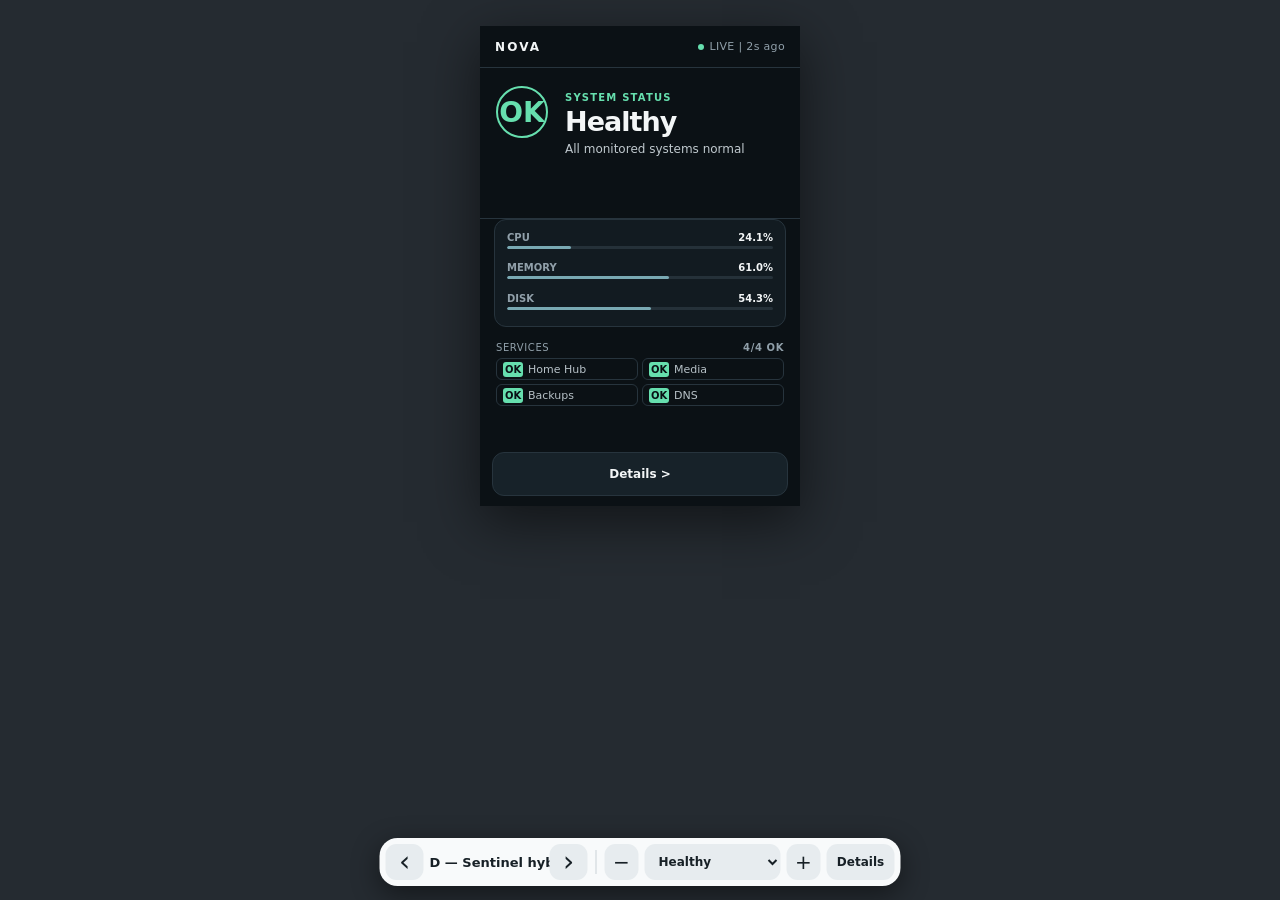
<file: tools/ui-preview-prototype/index.html>
<!doctype html>
<html lang="en">
  <head>
    <meta charset="utf-8" />
    <meta name="viewport" content="width=device-width, initial-scale=1" />
    <title>NOVA Sentinel UI Prototype</title>
    <link rel="stylesheet" href="styles.css" />
  </head>
  <body>
    <!-- PROTOTYPE ONLY: four 320x480 variants, switched with ?variant=A/B/C/D. -->
    <main class="prototype-stage">
      <section id="device" class="device" aria-label="NOVA Sentinel 320 by 480 display"></section>
    </main>

    <nav class="prototype-switcher" aria-label="Prototype controls">
      <button id="previous-variant" class="round-control" aria-label="Previous variant">‹</button>
      <div class="variant-label" id="variant-label">A — Beacon</div>
      <button id="next-variant" class="round-control" aria-label="Next variant">›</button>
      <span class="control-divider" aria-hidden="true"></span>
      <button id="previous-fixture" class="small-control" aria-label="Previous device state">−</button>
      <label class="fixture-control">
        <span class="sr-only">Device state</span>
        <select id="fixture-select"></select>
      </label>
      <button id="next-fixture" class="small-control" aria-label="Next device state">+</button>
      <button id="page-toggle" class="page-control">Details</button>
    </nav>

    <script src="app.js"></script>
  </body>
</html>
</file>
<file: tools/ui-preview-prototype/styles.css>
:root {
  color-scheme: dark;
  font-family: Inter, "Segoe UI", system-ui, sans-serif;
  --healthy: #66dfae;
  --warning: #ffc857;
  --critical: #ff6b63;
  --stale: #7fc8ff;
  --error: #d7a6ff;
  --setup: #9ca8ba;
  --tone: var(--healthy);
  --bg: #0b1015;
  --panel: #111920;
  --panel-2: #172128;
  --line: #27343d;
  --text: #f3f6f7;
  --muted: #91a0aa;
}

* { box-sizing: border-box; }
html, body { min-height: 100%; margin: 0; }
body { background: #252b31; color: var(--text); overflow: auto; }
button, select { font: inherit; }
button { cursor: pointer; }
.prototype-stage { min-height: 570px; padding: 26px 16px 64px; display: grid; place-items: center; }
.device { width: 320px; height: 480px; position: relative; overflow: hidden; background: var(--bg); box-shadow: 0 16px 52px #0008; }
.tone-warning { --tone: var(--warning); }
.tone-critical, .tone-offline { --tone: var(--critical); }
.tone-stale { --tone: var(--stale); }
.tone-error { --tone: var(--error); }
.tone-setup { --tone: var(--setup); }
.sr-only { position: absolute; width: 1px; height: 1px; clip: rect(0,0,0,0); overflow: hidden; }

.prototype-switcher {
  position: fixed; z-index: 20; left: 50%; bottom: 14px; transform: translateX(-50%);
  min-height: 48px; display: flex; align-items: center; gap: 6px; padding: 6px;
  border-radius: 18px; color: #172026; background: #f8fafb; box-shadow: 0 8px 28px #0007;
}
.prototype-switcher button, .prototype-switcher select { min-height: 36px; border: 0; border-radius: 11px; color: #172026; background: #e7ecef; }
.round-control { width: 38px; font-size: 28px; line-height: 1; }
.small-control { width: 34px; font-size: 20px; }
.variant-label { width: 114px; text-align: center; font-weight: 700; font-size: 13px; white-space: nowrap; }
.control-divider { height: 24px; width: 1px; background: #cad2d7; margin: 0 2px; }
.fixture-control select { width: 136px; padding: 0 26px 0 10px; font-size: 12px; font-weight: 700; }
.page-control { width: 68px; padding: 0 8px; font-size: 12px; font-weight: 700; }

.topbar { height: 42px; padding: 0 15px; display: flex; align-items: center; justify-content: space-between; border-bottom: 1px solid var(--line); }
.brand { font-size: 12px; font-weight: 700; letter-spacing: .18em; }
.freshness { color: var(--muted); font-family: "IBM Plex Mono", monospace; font-size: 9px; letter-spacing: .03em; }
.freshness::before { content: ""; display: inline-block; width: 6px; height: 6px; margin-right: 5px; border-radius: 50%; background: var(--tone); }
.freshness.last-known { color: var(--tone); }
.eyebrow { color: var(--tone); font-size: 9px; font-weight: 700; letter-spacing: .15em; }
.screen-nav { position: absolute; left: 12px; right: 12px; bottom: 10px; height: 44px; border: 1px solid var(--line); border-radius: 12px; background: var(--panel-2); color: var(--text); font-size: 12px; font-weight: 700; }
.quiet-copy { color: var(--muted); font-size: 11px; }

/* Variant A: the state is a generous beacon; supporting data stays quiet. */
.variant-a { background: radial-gradient(circle at 50% 18%, color-mix(in srgb, var(--tone) 14%, transparent), transparent 38%), var(--bg); }
.beacon-hero { height: 194px; padding: 15px 20px 10px; text-align: center; display: flex; flex-direction: column; align-items: center; }
.beacon-glyph { width: 48px; height: 48px; margin: 0 0 7px; display: grid; place-items: center; border: 2px solid var(--tone); border-radius: 50%; color: var(--tone); font-size: 26px; font-weight: 600; box-shadow: 0 0 0 7px color-mix(in srgb, var(--tone) 8%, transparent); }
.beacon-hero h1 { margin: 3px 0 4px; font-size: 27px; line-height: 1.02; letter-spacing: -.04em; }
.beacon-hero p { display: -webkit-box; -webkit-line-clamp: 3; -webkit-box-orient: vertical; overflow: hidden; max-width: 265px; margin: 0; color: #bac4ca; font-size: 11px; line-height: 1.35; }
.beacon-metrics { height: 111px; margin: 0 14px; padding: 10px 12px; border: 1px solid var(--line); border-radius: 14px; background: #111920cc; display: grid; gap: 8px; }
.metric-label { display: flex; align-items: baseline; justify-content: space-between; }
.metric-label span { color: var(--muted); font-size: 9px; font-weight: 700; text-transform: uppercase; }
.metric-label strong { font-family: "IBM Plex Mono"; font-size: 10px; }
.metric-row.is-null .metric-label strong { color: var(--warning); font-family: "DM Sans"; font-size: 9px; }
.metric-track { height: 3px; margin-top: 3px; overflow: hidden; border-radius: 9px; background: #253139; }
.metric-track i { display: block; height: 100%; border-radius: inherit; background: #79a9b3; }
.beacon-services { height: 72px; padding: 8px 17px 5px; }
.mini-title { display: flex; justify-content: space-between; color: var(--muted); font-family: "IBM Plex Mono"; font-size: 8px; }
.service-grid { display: grid; grid-template-columns: 1fr 1fr; gap: 4px; margin-top: 6px; }
.service-tile { min-width: 0; height: 23px; padding: 3px 6px; display: flex; align-items: center; gap: 5px; border: 1px solid var(--line); border-radius: 6px; }
.service-tile i { width: 15px; height: 15px; flex: none; display: grid; place-items: center; border-radius: 3px; color: #091014; background: var(--muted); font-size: 9px; font-style: normal; font-weight: 700; }
.service-tile.state-healthy i { background: var(--healthy); }
.service-tile.state-warning i { background: var(--warning); }
.service-tile.state-critical i { background: var(--critical); }
.service-tile span { min-width: 0; overflow: hidden; color: #b7c1c7; font-size: 9px; text-overflow: ellipsis; white-space: nowrap; }
.service-none { grid-column: 1 / -1; color: var(--muted); font-size: 10px; }
.a-details { padding: 14px 16px 0; }
.section-title { display: flex; justify-content: space-between; align-items: baseline; padding-bottom: 10px; border-bottom: 1px solid var(--line); }
.section-title span, .a-details h2 { color: var(--muted); font-size: 9px; letter-spacing: .12em; }
.section-title strong { color: var(--tone); font-size: 13px; }
.details-scroll { height: 358px; padding-bottom: 68px; overflow-y: auto; scrollbar-width: thin; scrollbar-color: #4a5a64 transparent; }
.detail-summary { margin: 12px 0; font-size: 14px; line-height: 1.4; font-weight: 600; }
.fact-pair { display: flex; justify-content: space-between; padding: 7px 0; border-top: 1px solid var(--line); font-size: 10px; }
.fact-pair span { color: var(--muted); }
.a-details h2 { margin: 12px 0 7px; }
.reason { display: flex; gap: 8px; margin: 7px 0; color: #c5cdd2; font-size: 11px; line-height: 1.35; }
.reason b { flex: 0 0 18px; height: 18px; display: grid; place-items: center; border-radius: 50%; color: var(--tone); background: color-mix(in srgb, var(--tone) 12%, transparent); }
.service-row { min-height: 28px; display: flex; align-items: center; gap: 7px; border-top: 1px solid var(--line); font-size: 11px; }
.service-indicator { width: 6px; height: 6px; border-radius: 50%; background: var(--muted); }
.state-healthy .service-indicator, .state-healthy.service-indicator { background: var(--healthy); }
.state-warning .service-indicator, .state-warning.service-indicator { background: var(--warning); }
.state-critical .service-indicator, .state-critical.service-indicator { background: var(--critical); }
.service-name { flex: 1; overflow: hidden; text-overflow: ellipsis; white-space: nowrap; }
.service-state { color: var(--muted); text-transform: uppercase; }

/* Variant B: a cockpit with a permanent severity rail and high density. */
.variant-b { display: flex; background: #090d10; font-family: "IBM Plex Mono", monospace; }
.severity-rail { width: 48px; height: 100%; flex: none; padding: 13px 0 11px; display: flex; flex-direction: column; align-items: center; justify-content: space-between; color: #0b1015; background: var(--tone); }
.rail-word { max-height: 344px; writing-mode: vertical-rl; transform: rotate(180deg); overflow: hidden; text-overflow: ellipsis; font-size: 12px; font-weight: 600; letter-spacing: .11em; text-transform: uppercase; }
.severity-rail b { font-size: 28px; }
.instrument-body { width: 272px; height: 100%; position: relative; }
.variant-b .topbar { padding: 0 11px; }
.instrument-status { height: 137px; padding: 16px 13px 8px; border-bottom: 1px solid var(--line); }
.instrument-status h1 { margin: 5px 0 6px; max-height: 58px; overflow: hidden; font-family: Inter, "Segoe UI", system-ui, sans-serif; font-size: 27px; line-height: .98; letter-spacing: -.04em; }
.instrument-status p { margin: 0; display: -webkit-box; -webkit-line-clamp: 3; -webkit-box-orient: vertical; overflow: hidden; color: #9cabb4; font-family: Inter, "Segoe UI", system-ui, sans-serif; font-size: 10px; line-height: 1.3; }
.instrument-metrics { height: 104px; display: grid; grid-template-columns: repeat(3, 1fr); border-bottom: 1px solid var(--line); }
.metric-cell { position: relative; padding: 11px 8px; border-right: 1px solid var(--line); overflow: hidden; }
.metric-cell:last-child { border: 0; }
.metric-cell span { color: var(--muted); font-size: 8px; }
.metric-cell strong { display: block; margin-top: 7px; font-size: 16px; }
.metric-cell i { position: absolute; right: 8px; bottom: 9px; width: 5px; height: 45px; background: #1d272d; }
.metric-cell i b { position: absolute; right: 0; bottom: 0; width: 100%; background: #79a9b3; }
.metric-cell.is-null strong { color: var(--warning); }
.instrument-services { height: 124px; padding: 10px 11px; }
.instrument-caption { display: flex; justify-content: space-between; color: var(--muted); font-size: 8px; }
.check-matrix { display: grid; grid-template-columns: 1fr 1fr; gap: 5px; margin-top: 8px; }
.matrix-cell { min-width: 0; height: 38px; padding: 6px; display: grid; grid-template-columns: 15px 1fr 12px; align-items: center; border: 1px solid var(--line); }
.matrix-cell span { color: var(--muted); font-size: 7px; }
.matrix-cell b { overflow: hidden; text-overflow: ellipsis; white-space: nowrap; font-family: Inter, "Segoe UI", system-ui, sans-serif; font-size: 9px; }
.matrix-cell i { width: 12px; height: 16px; display: grid; place-items: center; color: #0a0e11; background: var(--muted); font-size: 8px; font-style: normal; font-weight: 700; }
.matrix-cell.state-healthy i { background: var(--healthy); }
.matrix-cell.state-warning i { background: var(--warning); }
.matrix-cell.state-critical i { background: var(--critical); }
.instrument-nav { position: absolute; left: 10px; right: 10px; bottom: 10px; height: 44px; border: 1px solid var(--tone); background: transparent; color: var(--tone); font-family: "IBM Plex Mono"; font-size: 10px; font-weight: 600; }
.instrument-details { padding: 14px 12px 70px; height: 382px; overflow-y: auto; scrollbar-width: thin; scrollbar-color: #4a5a64 transparent; }
.instrument-heading small { color: var(--tone); font-size: 8px; }
.instrument-heading h1 { margin: 3px 0 7px; font-family: Inter, "Segoe UI", system-ui, sans-serif; font-size: 25px; }
.instrument-summary { margin: 0 0 9px; color: #c2cbd0; font-family: Inter, "Segoe UI", system-ui, sans-serif; font-size: 12px; line-height: 1.4; }
.instrument-facts { display: grid; grid-template-columns: 1fr 1fr; border: 1px solid var(--line); }
.instrument-facts div { padding: 7px; border-right: 1px solid var(--line); }
.instrument-facts div:last-child { border: 0; }
.instrument-facts span { display: block; color: var(--muted); font-size: 7px; }
.instrument-facts b { font-size: 9px; }
.instrument-details h2 { margin: 10px 0 5px; color: var(--muted); font-size: 8px; }
.reason-stack p { margin: 7px 0; padding-left: 7px; border-left: 2px solid var(--tone); font-family: Inter, "Segoe UI", system-ui, sans-serif; font-size: 11px; line-height: 1.35; }
.instrument-service-list .service-row { min-height: 28px; }
.instrument-service-list .service-state { font-size: 9px; }

/* Variant C: make the network-to-monitor path the organising idea. */
.variant-c { background: #0d1117; }
.variant-c .topbar { border-bottom-color: #222c34; }
.signal-head { min-height: 146px; padding: 18px 15px 13px; display: grid; grid-template-columns: 54px 1fr; gap: 12px; border-bottom: 1px solid var(--line); }
.signal-mark { width: 52px; height: 52px; display: grid; place-items: center; border-radius: 11px; color: #101419; background: var(--tone); font-size: 30px; font-weight: 700; }
.signal-copy h1 { margin: 3px 0 5px; max-height: 54px; overflow: hidden; font-size: 25px; line-height: 1; letter-spacing: -.03em; }
.signal-copy p { margin: 0; display: -webkit-box; -webkit-line-clamp: 3; -webkit-box-orient: vertical; overflow: hidden; color: #aab5bc; font-size: 9px; line-height: 1.35; }
.path-list { height: 137px; padding: 7px 15px; }
.path-node { height: 41px; display: grid; grid-template-columns: 22px 12px 1fr 18px; align-items: center; color: #d9dfe2; }
.node-number { color: #6e7d87; font-family: "IBM Plex Mono"; font-size: 7px; }
.path-node > i { position: relative; width: 7px; height: 7px; border: 2px solid #6f7f88; border-radius: 50%; }
.path-node:not(:last-child) > i::after { content: ""; position: absolute; top: 6px; left: 1px; width: 1px; height: 34px; background: #34414a; }
.path-node div b, .path-node div small { display: block; }
.path-node div b { font-size: 10px; }
.path-node div small { color: var(--muted); font-size: 8px; }
.path-node > strong { color: #6f7f88; font-size: 12px; text-align: right; }
.path-node.ok > i { border-color: var(--healthy); }
.path-node.ok > strong { color: var(--healthy); }
.path-node.failed > i { border-color: var(--critical); background: var(--critical); }
.path-node.failed > strong { color: var(--critical); }
.path-node.failed div small { color: var(--critical); }
.path-node.blocked { opacity: .42; }
.path-node.unknown div small, .path-node.neutral div small { color: #8c9aa2; }
.signal-metrics { height: 54px; margin: 0 15px; display: grid; grid-template-columns: repeat(3, 1fr); border: 1px solid var(--line); }
.signal-metrics div { padding: 7px 8px; border-right: 1px solid var(--line); }
.signal-metrics div:last-child { border: 0; }
.signal-metrics span { display: block; color: var(--muted); font-family: "IBM Plex Mono"; font-size: 7px; }
.signal-metrics b { font-family: "IBM Plex Mono"; font-size: 13px; }
.signal-service-line { height: 44px; padding: 0 16px; display: flex; align-items: center; gap: 8px; color: var(--muted); font-family: "IBM Plex Mono"; font-size: 7px; }
.signal-service-line i { width: 13px; height: 13px; display: grid; place-items: center; border-radius: 3px; color: #0b1015; background: var(--muted); font-size: 8px; font-style: normal; font-weight: 700; }
.signal-service-line i.state-healthy { background: var(--healthy); }
.signal-service-line i.state-warning { background: var(--warning); }
.signal-service-line i.state-critical { background: var(--critical); }
.signal-service-line strong { margin-left: auto; color: var(--text); font-size: 8px; }
.signal-detail-head { height: 87px; padding: 13px 15px; display: flex; gap: 12px; border-bottom: 1px solid var(--line); }
.signal-detail-head .signal-mark { width: 46px; height: 46px; font-size: 24px; }
.signal-detail-head small { color: var(--tone); font-size: 7px; }
.signal-detail-head h1 { margin: 3px 0 0; font-size: 20px; }
.signal-detail-scroll { height: 295px; padding: 11px 15px 68px; overflow-y: auto; scrollbar-width: thin; scrollbar-color: #4a5a64 transparent; }
.signal-summary { margin: 0 0 8px; font-size: 12px; font-weight: 600; line-height: 1.4; }
.signal-facts { display: flex; gap: 7px; color: var(--muted); font-family: "IBM Plex Mono"; font-size: 7px; }
.signal-facts span { padding: 5px 7px; border: 1px solid var(--line); }
.signal-detail-scroll h2 { margin: 10px 0 5px; color: var(--muted); font-size: 8px; text-transform: uppercase; letter-spacing: .1em; }
.mini-path { display: flex; flex-wrap: wrap; align-items: center; gap: 5px; font-size: 9px; }
.mini-path span { padding: 4px 6px; border: 1px solid var(--line); }
.mini-path span.failed { border-color: var(--critical); color: var(--critical); }
.mini-path i { color: var(--muted); font-style: normal; }
.signal-reason { margin: 7px 0; padding-left: 7px; border-left: 2px solid var(--tone); font-size: 11px; line-height: 1.35; }

.scroll-cue { position: absolute; z-index: 3; right: 18px; bottom: 58px; padding: 3px 6px; border-radius: 5px 5px 0 0; color: #71818b; background: #0b1015e8; font-family: monospace; font-size: 7px; letter-spacing: .08em; pointer-events: none; }
.screen-nav, .instrument-nav { z-index: 4; }

/* Variant D: production-candidate Beacon + diagnostic path hybrid. */
.variant-d { background: #0b1115; --panel: #121b21; --panel-2: #172229; font-family: Inter, "Segoe UI", system-ui, sans-serif; }
.variant-d .freshness, .variant-d .metric-label strong, .variant-d .compact-metrics b { font-family: inherit; }
.variant-d .freshness { font-size: 11px; }
.variant-d .metric-label span { font-size: 10px; }
.variant-d .metric-row.is-null .metric-label strong { font-size: 10px; }
.last-known-band { height: 30px; padding: 0 15px; display: flex; align-items: center; justify-content: space-between; color: #10161a; background: var(--warning); }
.last-known-band b { font-size: 10px; letter-spacing: .09em; }
.last-known-band span { font-size: 10px; font-weight: 600; }
.hybrid-hero { height: 151px; padding: 18px 16px; display: grid; grid-template-columns: 56px 1fr; gap: 13px; align-items: start; border-bottom: 1px solid var(--line); }
.hybrid-hero.compact { height: 106px; padding-top: 13px; padding-bottom: 10px; }
.hybrid-glyph, .hybrid-small-glyph { width: 52px; height: 52px; display: grid; place-items: center; border: 2px solid var(--tone); border-radius: 50%; color: var(--tone); font-size: 28px; font-weight: 700; }
.stale-mark { position: relative; width: 22px; height: 22px; display: block; border: 3px solid var(--tone); border-right-color: transparent; border-radius: 50%; transform: rotate(-35deg); }
.stale-mark::after { content: ""; position: absolute; right: -4px; top: 12px; width: 0; height: 0; border-top: 4px solid transparent; border-bottom: 4px solid transparent; border-left: 6px solid var(--tone); transform: rotate(28deg); }
.hybrid-hero small, .hybrid-detail-title small { color: var(--tone); font-size: 10px; font-weight: 700; letter-spacing: .12em; }
.hybrid-hero h1 { margin: 3px 0 6px; font-size: 27px; line-height: 1; letter-spacing: -.035em; }
.hybrid-hero p { margin: 0; display: -webkit-box; -webkit-line-clamp: 4; -webkit-box-orient: vertical; overflow: hidden; color: #c0c9ce; font-size: 12px; line-height: 1.35; }
.hybrid-metrics { height: 108px; margin: 0 14px; padding: 12px; display: grid; gap: 9px; border: 1px solid var(--line); border-radius: 12px; background: var(--panel); }
.hybrid-path { height: 102px; padding: 5px 16px; }
.hybrid-node { height: 31px; display: grid; grid-template-columns: 14px 1fr 24px; align-items: center; }
.hybrid-node > i { width: 7px; height: 7px; border: 2px solid #768791; border-radius: 50%; }
.hybrid-node.ok > i { border-color: var(--healthy); }
.hybrid-node.failed > i { border-color: var(--critical); background: var(--critical); }
.hybrid-node div b, .hybrid-node div small { display: block; }
.hybrid-node div b { font-size: 11px; }
.hybrid-node div small { color: #8f9da6; font-size: 10px; }
.hybrid-node.failed div small, .hybrid-node.failed > strong { color: var(--critical); }
.hybrid-node.ok > strong { color: var(--healthy); }
.hybrid-node.blocked, .hybrid-node.unknown { color: #91a0aa; }
.hybrid-node > strong { font-size: 10px; text-align: right; }
.hybrid-retained { padding: 8px 16px 0; }
.retained-data { opacity: 1; }
.compact-metrics { height: 38px; display: grid; grid-template-columns: repeat(3, 1fr); border: 1px solid var(--line); }
.compact-metrics span { padding: 3px 7px; display: block; border-right: 1px solid var(--line); }
.compact-metrics span:last-child { border: 0; }
.compact-metrics small { color: var(--muted); font-size: 10px; }
.compact-metrics b { display: block; margin-top: 1px; font-family: monospace; font-size: 10px; line-height: 1.1; }
.hybrid-service-title { margin-top: 7px; display: flex; justify-content: space-between; color: var(--muted); font-size: 10px; letter-spacing: .06em; }
.hybrid-service-title b { color: inherit; }
.variant-d .service-grid { margin-top: 5px; }
.variant-d .service-tile { height: 22px; }
.variant-d .service-tile span { font-size: 11px; }
.variant-d .service-tile i { width: 20px; font-size: 10px; }
.variant-d .empty-services { grid-column: 1 / -1; color: var(--muted); font-size: 11px; }
.hybrid-details { position: absolute; top: 42px; bottom: 56px; left: 0; right: 0; padding: 14px 16px 70px; overflow-y: auto; scrollbar-width: thin; scrollbar-color: #4a5a64 transparent; }
.hybrid-details.with-band { top: 72px; }
.hybrid-detail-title { display: flex; align-items: center; gap: 11px; }
.hybrid-small-glyph { width: 44px; height: 44px; flex: none; font-size: 22px; }
.hybrid-detail-title h1 { margin: 2px 0 0; font-size: 23px; }
.hybrid-current-summary, .retained-summary { margin: 12px 0; font-size: 13px; font-weight: 600; line-height: 1.4; }
.hybrid-details h2 { margin: 16px 0 7px; color: #9aa8b0; font-size: 11px; letter-spacing: .08em; text-transform: uppercase; }
.hybrid-details .hybrid-path { height: auto; padding: 0; }
.retained-heading { margin-top: 16px; padding: 8px 10px; display: flex; justify-content: space-between; background: #222a2f; color: #c0c8cd; }
.retained-heading span { font-size: 10px; letter-spacing: .08em; }
.retained-heading b { font-size: 11px; }
.hybrid-facts { display: grid; grid-template-columns: 1fr 1fr; border: 1px solid var(--line); }
.hybrid-facts div { padding: 8px; border-right: 1px solid var(--line); }
.hybrid-facts div:last-child { border: 0; }
.hybrid-facts span { display: block; color: var(--muted); font-size: 10px; }
.hybrid-facts b { font-size: 11px; }
.hybrid-detail-metrics { padding: 10px; display: grid; gap: 9px; border: 1px solid var(--line); }
.hybrid-reasons > div { display: grid; grid-template-columns: 22px 1fr; gap: 8px; margin: 9px 0; }
.hybrid-reasons > div > b { width: 22px; height: 22px; display: grid; place-items: center; border-radius: 50%; color: var(--tone); background: #202a30; font-size: 10px; }
.hybrid-reasons p { margin: 0; color: #d0d7da; font-size: 12px; line-height: 1.4; }
.hybrid-detail-services .service-state { font-size: 10px; }
.hybrid-detail-services .service-row { min-height: 34px; }
.hybrid-detail-services .service-name { overflow: visible; white-space: normal; }
.scroll-end { margin-top: 18px; color: #91a0aa; font-size: 10px; text-align: center; letter-spacing: .12em; }
.variant-d .scroll-cue { color: #91a0aa; font-size: 10px; }
.variant-d .hybrid-retained.retained-data .service-tile { border-color: #1b272e; background: #0d1418; }
.variant-d .hybrid-detail-metrics.retained-data, .variant-d .hybrid-detail-services.retained-data { border-color: #1b272e; background: #0d1418; }

@media (max-width: 620px) {
  .prototype-stage { justify-items: center; padding-left: 0; padding-right: 0; }
  .prototype-switcher { width: calc(100vw - 12px); overflow-x: auto; justify-content: flex-start; border-radius: 14px; }
  .variant-label { min-width: 100px; }
  .fixture-control select { width: 126px; }
}
</file>
